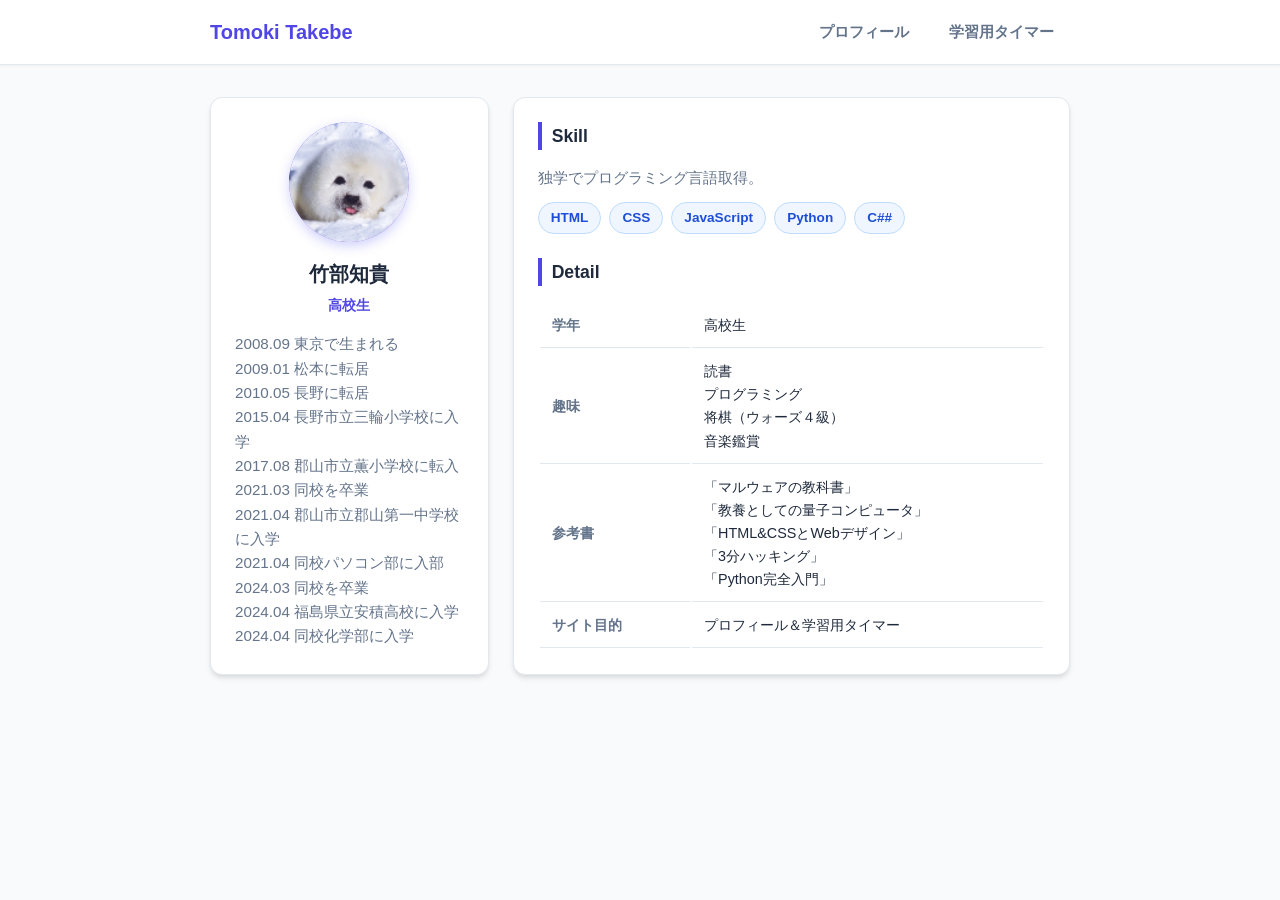
<file: index.html>
<!DOCTYPE html>
<html lang="ja">
<head>
  <meta charset="UTF-8">
  <title>プロフィール</title>
  <meta name="viewport" content="width=device-width, initial-scale=1.0">
  <link rel="stylesheet" href="style.css">
</head>
<body>

  <!-- タブ -->
  <header>
    <div class="logo">
      <div class="title">
        <span>Tomoki Takebe</span>
      </div>
      <nav>
        <ul class="nav-tab">
          <li><a href="index.html" class="tab-btn">プロフィール</a></li>
          <li><a href="timer.html" class="tab-btn">学習用タイマー</a></li>
        </ul>
      </nav>
    </div>
  </header>

  <!-- メイン -->
  <main>
    <section class="profile-all">

      <!-- 左アバターポップ -->
      <div class="card left">
        <div class="avatar"><img src="icon.jpg" alt="アイコン" class="icon-image"></div>
        <h1 class="profile-name">竹部知貴</h1>
        <p class="profile-sub">高校生</p>
        <p class="description">
          2008.09 東京で生まれる<br>
          2009.01 松本に転居<br>
          2010.05 長野に転居<br>
          2015.04 長野市立三輪小学校に入学<br>
          2017.08 郡山市立薫小学校に転入<br>
          2021.03 同校を卒業<br>
          2021.04 郡山市立郡山第一中学校に入学<br>
          2021.04 同校パソコン部に入部<br>
          2024.03 同校を卒業<br>
          2024.04 福島県立安積高校に入学<br>
          2024.04 同校化学部に入学<br>
        </p>
      </div>

      <!-- 右詳細ポップ -->
      <div class="card">
        <h2 class="section-title">Skill</h2>
        <p class="description">独学でプログラミング言語取得。</p>
        <div class="skills-list">
          <span class="skill-badge">HTML</span>
          <span class="skill-badge">CSS</span>
          <span class="skill-badge">JavaScript</span>
          <span class="skill-badge">Python</span>
          <span class="skill-badge">C##</span>
        </div>

        <h2 class="section-title" style="margin-top: 24px;">Detail</h2>
        <table class="history-table">
          <tr>
            <th>学年</th>
            <td>高校生</td>
          </tr>
          <tr>
            <th>趣味</th>
            <td>読書<br>
              プログラミング<br>
              将棋（ウォーズ４級）<br>
              音楽鑑賞</td>
          </tr>
          <tr>
            <th>参考書</th>
            <td>「マルウェアの教科書」<br>
              「教養としての量子コンピュータ」<br>
              「HTML&CSSとWebデザイン」<br>
              「3分ハッキング」<br>
              「Python完全入門」</td>
          </tr>
          <tr>
            <th>サイト目的</th>
            <td>プロフィール＆学習用タイマー</td>
          </tr>
        </table>
      </div>
    </section>
  </main>
</body>
</html>
</file>
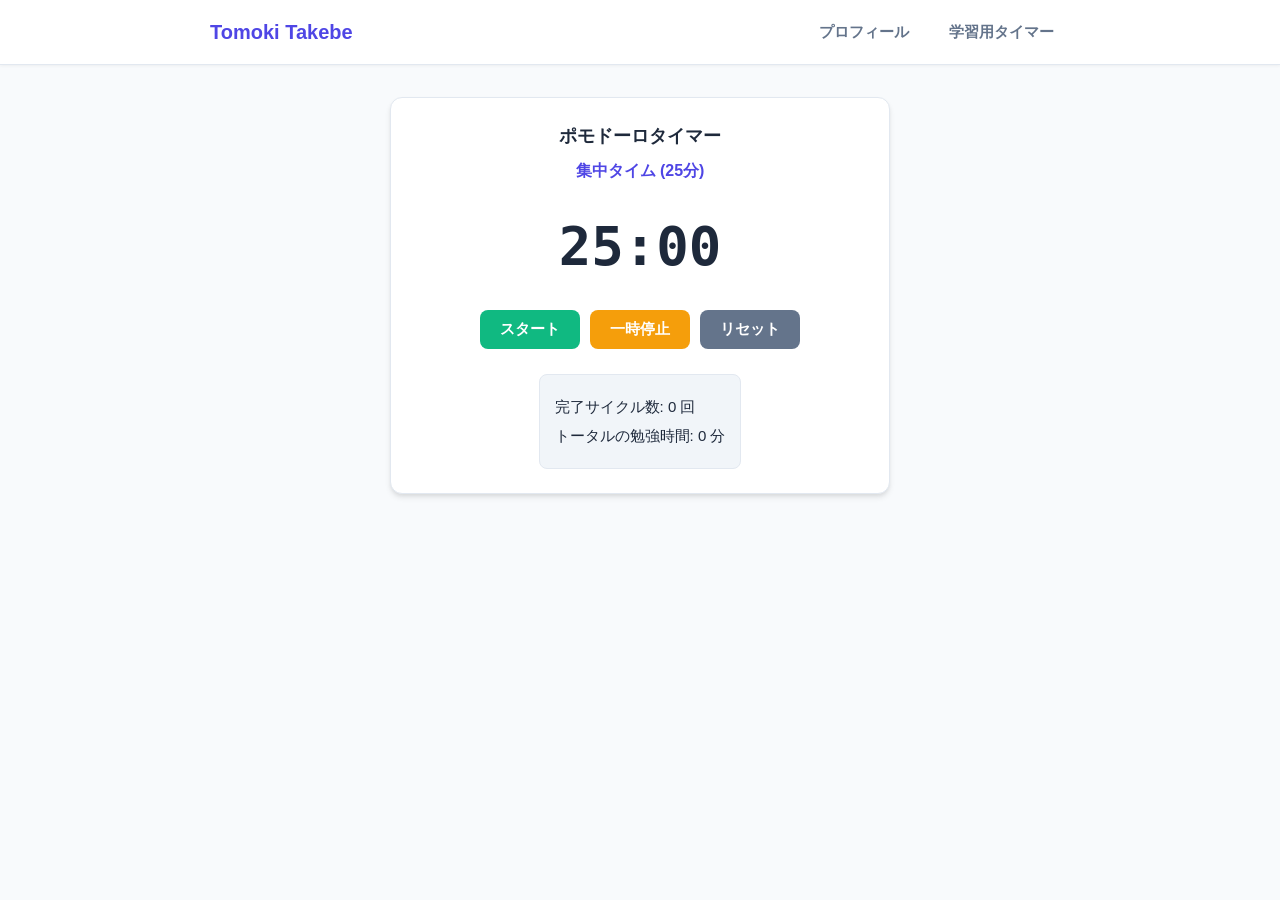
<file: timer.html>
<!DOCTYPE html>
<html lang="ja">
<head>
  <meta charset="UTF-8">
  <title>学習用タイマー</title>
  <meta name="viewport" content="width=device-width, initial-scale=1.0">
  <link rel="stylesheet" href="style.css">
</head>
<body>

  <!-- タブ -->
  <header>
    <div class="logo">
      <div class="title">
        <span>Tomoki Takebe</span>
      </div>
      <nav>
        <ul class="nav-tab">
          <li><a href="index.html" class="tab-btn">プロフィール</a></li>
          <li><a href="timer.html" class="tab-btn">学習用タイマー</a></li>
        </ul>
      </nav>
    </div>
  </header>

  <!-- メイン -->
  <main>
    <div class="card timer-container">

      <h1 class="section-title" style="border: none; padding-left: 0; margin-bottom: 8px;">ポモドーロタイマー</h1>

      <!-- ステータス表示 -->
      <div id="status-text" style="font-weight: 600; color: var(--primary); margin-bottom: 10px;">集中タイム (25分)</div>

      <!-- タイマーの数字表示 -->
      <div id="timer" class="timer-display">25:00</div>

      <!-- ボタンエリア -->
      <div class="btn-group">
        <button id="start-btn" onclick="startTimer()">スタート</button>
        <button id="pause-btn" onclick="pauseTimer()">一時停止</button>
        <button id="reset-btn" onclick="resetTimer()">リセット</button>
      </div>

      <!-- 記録表示 -->
      <div class="record-box">
        <p>完了サイクル数: <span id="cycle-count">0</span> 回</p>
        <p>トータルの勉強時間: <span id="total-time">0</span> 分</p>
      </div>
    </div>

  </main>
  <script src="motion.js"></script>
</body>
</html>
</file>
<file: style.css>
:root {
  --primary: #4f46e5;
  --primary-hover: #4338ca;
  --secondary: #10b981;
  --break-color: #f59e0b;
  --bg: #f8fafc;
  --card-bg: #ffffff;
  --text: #1e293b;
  --text-muted: #64748b;
  --border: #e2e8f0;
  --radius: 12px;
  --shadow: 0 4px 6px -1px rgba(0, 0, 0, 0.1), 0 2px 4px -1px rgba(0, 0, 0, 0.06);
}

* {
  box-sizing: border-box;
  margin: 0;
  padding: 0;
}

body {
  font-family: -apple-system, BlinkMacSystemFont, "Segoe UI", Roboto, "Helvetica Neue", Arial, sans-serif;
  background-color: var(--bg);
  color: var(--text);
  line-height: 1.6;
  min-height: 100vh;
  display: flex;
  flex-direction: column;
}

header {
  background-color: var(--card-bg);
  border-bottom: 1px solid var(--border);
  position: sticky;
  top: 0;
  z-index: 100;
  box-shadow: 0 1px 3px rgba(0,0,0,0.05);
}

.logo {
  max-width: 900px;
  margin: 0 auto;
  padding: 0 20px;
  display: flex;
  justify-content: space-between;
  align-items: center;
  height: 64px;
}

.title {
  font-size: 1.25rem;
  font-weight: 700;
  color: var(--primary);
  display: flex;
  align-items: center;
  gap: 8px;
}

.nav-tab {
  display: flex;
  gap: 8px;
  list-style: none;
}

.tab-btn {
  display: inline-block;
  text-decoration: none;
  padding: 8px 16px;
  font-size: 0.95rem;
  font-weight: 600;
  color: var(--text-muted);
  border-radius: 8px;
  transition: all 0.2s ease;
}

main {
  flex: 1;
  max-width: 900px;
  width: 100%;
  margin: 0 auto;
  padding: 32px 20px;
}

.card {
  background: var(--card-bg);
  border: 1px solid var(--border);
  border-radius: var(--radius);
  padding: 24px;
  box-shadow: var(--shadow);
}

.profile-all {
  display: grid;
  grid-template-columns: 1fr 2fr;
  gap: 24px;
}

@media (max-width: 640px) {
  .profile-all {
    grid-template-columns: 1fr;
  }
}

.card.left {
  text-align: center;
}

.avatar {
  width: 120px;
  height: 120px;
  border-radius: 50%;
  background: linear-gradient(135deg, #6366f1, #a855f7);
  margin: 0 auto 16px;
  display: flex;
  align-items: center;
  justify-content: center;
  font-size: 3rem;
  color: white;
  box-shadow: 0 4px 12px #6366f14d;
}

.icon-image {
  width: 120px;
  height: 120px;
  border-radius: 50%; 
}

.profile-name {
  font-size: 1.25rem;
  font-weight: 700;
  margin-bottom: 4px;
}

.profile-sub {
  font-size: 0.875rem;
  color: var(--primary);
  font-weight: 600;
  margin-bottom: 16px;
}

.description {
  font-size: 0.95rem;
  color: var(--text-muted);
  text-align: left;
}

.section-title {
  font-size: 1.1rem;
  font-weight: 700;
  margin-bottom: 16px;
  border-left: 4px solid var(--primary);
  padding-left: 10px;
}

.skills-list {
  display: flex;
  flex-wrap: wrap;
  gap: 8px;
  margin-top: 12px;
}

.skill-badge {
  background-color: #eff6ff;
  color: #1d4ed8;
  border: 1px solid #bfdbfe;
  padding: 4px 12px;
  border-radius: 20px;
  font-size: 0.85rem;
  font-weight: 600;
}

.history-table {
  width: 100%;
  margin-top: 8px;
}

.history-table th, .history-table td {
  padding: 10px 12px;
  text-align: left;
  border-bottom: 1px solid var(--border);
  font-size: 0.9rem;
}

.history-table th {
  color: var(--text-muted);
  font-weight: 600;
  width: 30%;
}

.timer-container {
  max-width: 500px;
  margin: 0 auto;
  text-align: center;
}

.timer-display {
  font-size: 54px;
  font-weight: bold;
  margin: 20px 0;
  font-family: monospace;
  color: var(--text);
}

.btn-group {
  margin-bottom: 25px;
  display: flex;
  justify-content: center;
  gap: 10px;
}

button {
  padding: 10px 20px;
  font-size: 15px;
  font-weight: bold;
  cursor: pointer;
  border: none;
  border-radius: 8px;
  color: white;
  transition: opacity 0.2s ease;
}

#start-btn { background-color: var(--secondary); }
#pause-btn { background-color: var(--break-color); }
#reset-btn { background-color: var(--text-muted); }

button:hover {
  opacity: 0.85;
}

.record-box {
  background-color: #f1f5f9;
  border: 1px solid var(--border);
  padding: 15px;
  border-radius: 8px;
  display: inline-block;
  text-align: left;
  color: var(--text);
}

.record-box p {
  margin: 5px 0;
  font-size: 15px;
}
</file>
